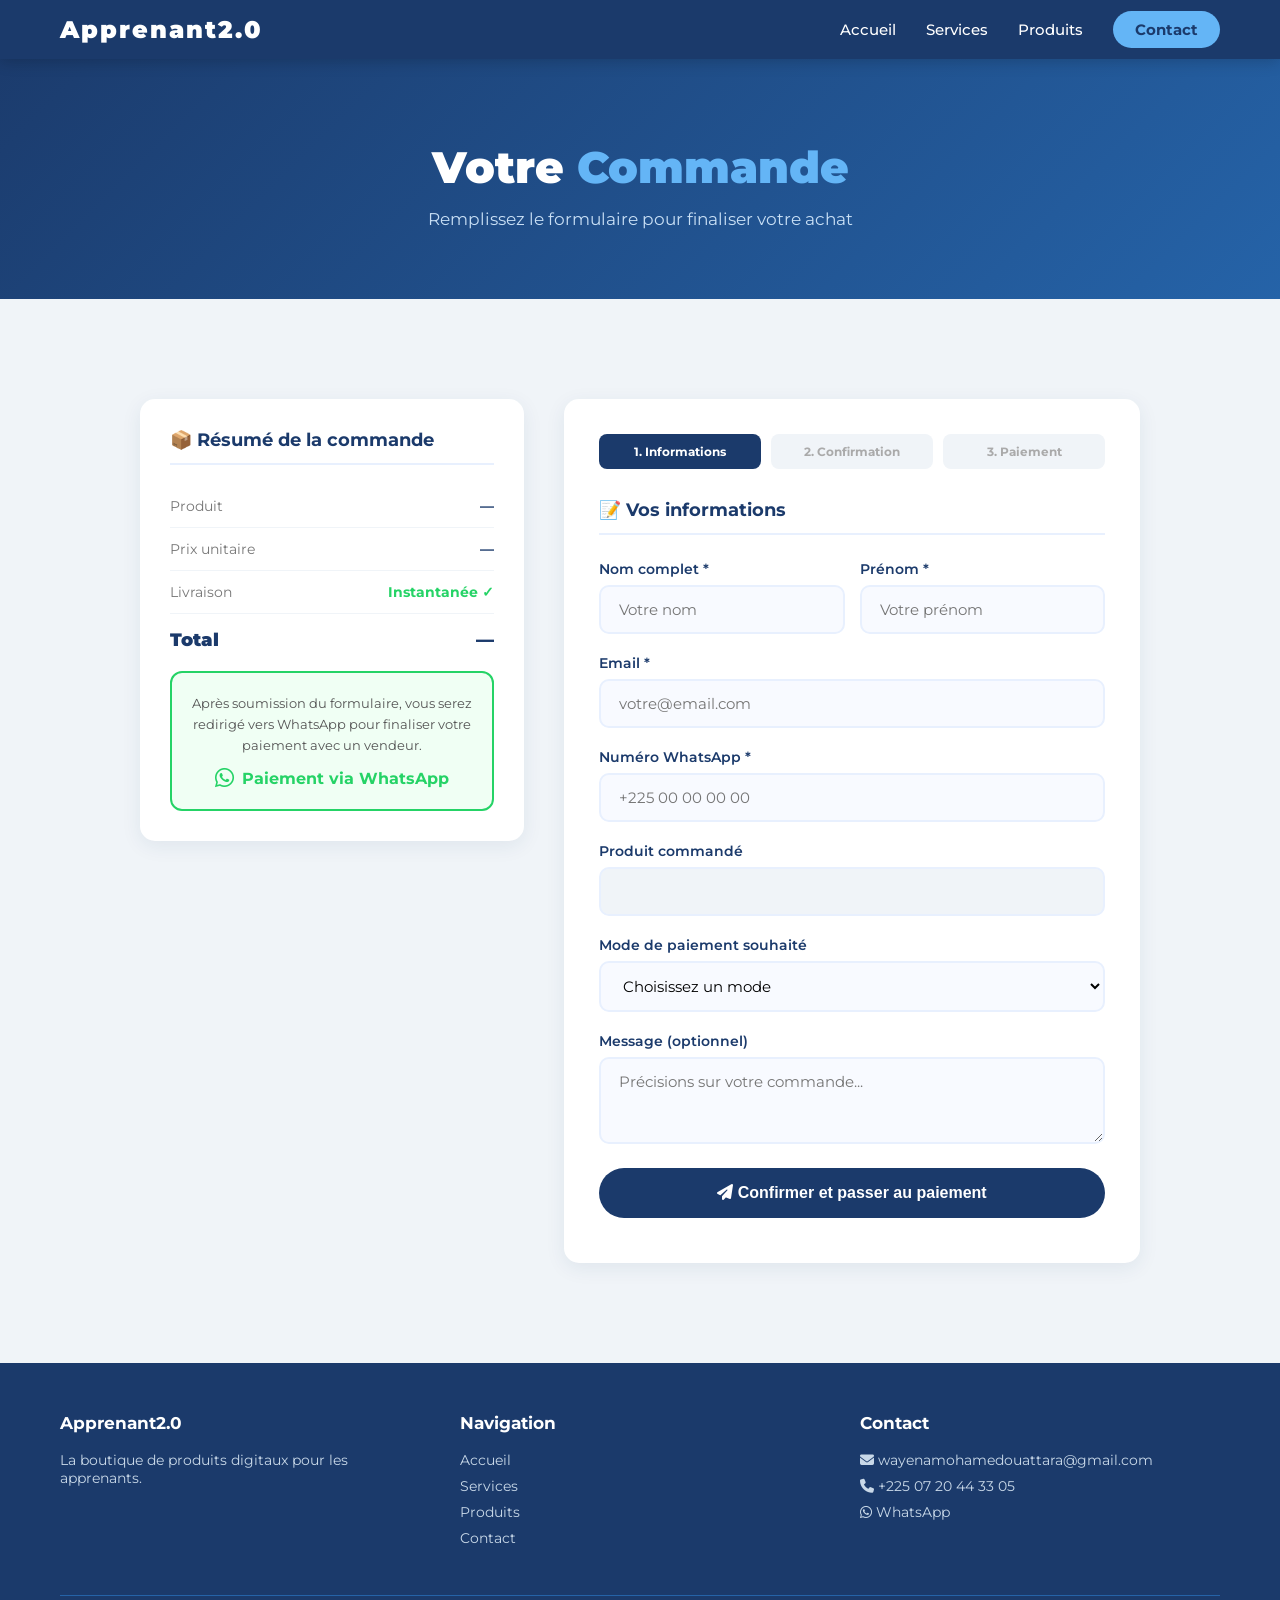
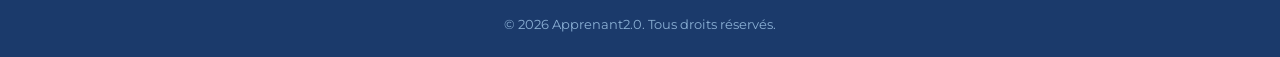
<file: commande.html>
<!DOCTYPE html>
<html lang="fr">
<head>
    <meta charset="UTF-8">
    <meta name="viewport" content="width=device-width, initial-scale=1.0">
    <title>Apprenant2.0 - Commander</title>
    <link rel="stylesheet" href="style.css">
    <link rel="stylesheet" href="https://cdnjs.cloudflare.com/ajax/libs/font-awesome/6.4.0/css/all.min.css">
    <link href="https://fonts.googleapis.com/css2?family=Montserrat:wght@400;600;700;900&display=swap" rel="stylesheet">
    <style>
        body { font-family: 'Montserrat', sans-serif; }

        .page-header {
            background: linear-gradient(135deg, #1b3a6b, #2563a8);
            padding: 140px 60px 70px;
            text-align: center;
        }

        .page-header h1 {
            font-size: 44px;
            font-weight: 900;
            color: #ffffff;
            margin-bottom: 15px;
        }

        .page-header h1 span { color: #64b5f6; }

        .page-header p {
            font-size: 17px;
            color: #c8dff5;
        }

        /* COMMANDE */
        #commande {
            background-color: #f0f4f8;
        }

        .commande-contenu {
            display: grid;
            grid-template-columns: 1fr 1.5fr;
            gap: 40px;
            max-width: 1000px;
            margin: 0 auto;
        }

        /* RÉSUMÉ COMMANDE */
        .commande-resume {
            background-color: #ffffff;
            border-radius: 15px;
            padding: 30px;
            box-shadow: 0 5px 20px rgba(27,58,107,0.08);
            height: fit-content;
        }

        .commande-resume h3 {
            font-size: 18px;
            color: #1b3a6b;
            margin-bottom: 20px;
            font-weight: 700;
            padding-bottom: 12px;
            border-bottom: 2px solid #e8f0fe;
        }

        .resume-item {
            display: flex;
            justify-content: space-between;
            align-items: center;
            padding: 12px 0;
            border-bottom: 1px solid #f0f4f8;
            font-size: 14px;
        }

        .resume-item span:first-child {
            color: #777;
        }

        .resume-item span:last-child {
            color: #1b3a6b;
            font-weight: 700;
        }

        .resume-total {
            display: flex;
            justify-content: space-between;
            align-items: center;
            padding: 15px 0 0;
            font-size: 18px;
            font-weight: 900;
            color: #1b3a6b;
        }

        .whatsapp-box {
            background-color: #f0fff4;
            border: 2px solid #25d366;
            border-radius: 12px;
            padding: 20px;
            margin-top: 20px;
            text-align: center;
        }

        .whatsapp-box p {
            font-size: 13px;
            color: #555;
            margin-bottom: 12px;
            line-height: 1.6;
        }

        /* FORMULAIRE */
        .commande-form {
            background-color: #ffffff;
            border-radius: 15px;
            padding: 35px;
            box-shadow: 0 5px 20px rgba(27,58,107,0.08);
        }

        .commande-form h3 {
            font-size: 18px;
            color: #1b3a6b;
            margin-bottom: 25px;
            font-weight: 700;
            padding-bottom: 12px;
            border-bottom: 2px solid #e8f0fe;
        }

        .form-row {
            display: grid;
            grid-template-columns: 1fr 1fr;
            gap: 15px;
        }

        .etapes {
            display: flex;
            gap: 10px;
            margin-bottom: 30px;
        }

        .etape {
            flex: 1;
            text-align: center;
            padding: 10px;
            border-radius: 8px;
            font-size: 12px;
            font-weight: 700;
        }

        .etape.actif {
            background-color: #1b3a6b;
            color: #ffffff;
        }

        .etape.inactif {
            background-color: #f0f4f8;
            color: #aaa;
        }

        .etape.fait {
            background-color: #64b5f6;
            color: #ffffff;
        }

        @media (max-width: 768px) {
            .page-header { padding: 120px 20px 50px; }
            .page-header h1 { font-size: 28px; }
            .commande-contenu { grid-template-columns: 1fr; }
            .form-row { grid-template-columns: 1fr; }
        }
    </style>
</head>
<body>

    <!-- NAVIGATION -->
    <nav>
        <a href="index.html" class="logo">Apprenant2.0</a>
        <ul class="nav-links">
            <li><a href="index.html">Accueil</a></li>
            <li><a href="services.html">Services</a></li>
            <li><a href="produits.html">Produits</a></li>
            <li><a href="contact.html" class="btn-nav">Contact</a></li>
        </ul>
    </nav>

    <!-- HEADER PAGE -->
    <div class="page-header">
        <h1>Votre <span>Commande</span></h1>
        <p>Remplissez le formulaire pour finaliser votre achat</p>
    </div>

    <!-- COMMANDE -->
    <section id="commande">
        <div class="commande-contenu">

            <!-- RÉSUMÉ -->
            <div class="commande-resume">
                <h3>📦 Résumé de la commande</h3>
                <div class="resume-item">
                    <span>Produit</span>
                    <span id="resume-produit">—</span>
                </div>
                <div class="resume-item">
                    <span>Prix unitaire</span>
                    <span id="resume-prix">—</span>
                </div>
                <div class="resume-item">
                    <span>Livraison</span>
                    <span style="color:#25d366;">Instantanée ✓</span>
                </div>
                <div class="resume-total">
                    <span>Total</span>
                    <span id="resume-total">—</span>
                </div>

                <div class="whatsapp-box">
                    <p>Après soumission du formulaire, vous serez redirigé vers WhatsApp pour finaliser votre paiement avec un vendeur.</p>
                    <div style="display:flex; align-items:center; justify-content:center; gap:8px; color:#25d366; font-weight:700;">
                        <i class="fab fa-whatsapp" style="font-size:22px;"></i>
                        Paiement via WhatsApp
                    </div>
                </div>
            </div>

            <!-- FORMULAIRE -->
            <div class="commande-form">
                <div class="etapes">
                    <div class="etape actif">1. Informations</div>
                    <div class="etape inactif">2. Confirmation</div>
                    <div class="etape inactif">3. Paiement</div>
                </div>

                <h3>📝 Vos informations</h3>

                <div class="form-row">
                    <div class="form-groupe">
                        <label>Nom complet *</label>
                        <input type="text" id="nom" placeholder="Votre nom">
                    </div>
                    <div class="form-groupe">
                        <label>Prénom *</label>
                        <input type="text" id="prenom" placeholder="Votre prénom">
                    </div>
                </div>

                <div class="form-groupe">
                    <label>Email *</label>
                    <input type="email" id="email" placeholder="votre@email.com">
                </div>

                <div class="form-groupe">
                    <label>Numéro WhatsApp *</label>
                    <input type="tel" id="whatsapp" placeholder="+225 00 00 00 00">
                </div>

                <div class="form-groupe">
                    <label>Produit commandé</label>
                    <input type="text" id="produit-input" readonly
                        style="background-color:#f0f4f8; cursor:not-allowed;">
                </div>

                <div class="form-groupe">
                    <label>Mode de paiement souhaité</label>
                    <select id="paiement">
                        <option value="">Choisissez un mode</option>
                        <option value="orange-money">Orange Money</option>
                        <option value="mtn-money">MTN Money</option>
                        <option value="wave">Wave</option>
                        <option value="virement">Virement bancaire</option>
                    </select>
                </div>

                <div class="form-groupe">
                    <label>Message (optionnel)</label>
                    <textarea id="message" rows="3"
                        placeholder="Précisions sur votre commande..."></textarea>
                </div>

                <button class="btn-primary" id="btn-commander"
                    style="width:100%; font-size:16px; padding:16px;">
                    <i class="fas fa-paper-plane"></i>
                    Confirmer et passer au paiement
                </button>
                <p id="erreur-commande"
                    style="color:red; font-size:13px; margin-top:10px; text-align:center;">
                </p>
            </div>
        </div>
    </section>

    <!-- FOOTER -->
    <footer>
        <div class="footer-contenu">
            <div class="footer-col">
                <h4>Apprenant2.0</h4>
                <p>La boutique de produits digitaux pour les apprenants.</p>
            </div>
            <div class="footer-col">
                <h4>Navigation</h4>
                <a href="index.html">Accueil</a>
                <a href="services.html">Services</a>
                <a href="produits.html">Produits</a>
                <a href="contact.html">Contact</a>
            </div>
            <div class="footer-col">
                <h4>Contact</h4>
                <p><i class="fas fa-envelope"></i> wayenamohamedouattara@gmail.com</p>
                <p><i class="fas fa-phone"></i> +225 07 20 44 33 05</p>
                <a href="https://wa.me/2250720443305" target="_blank">
                    <i class="fab fa-whatsapp"></i> WhatsApp
                </a>
            </div>
        </div>
        <div class="footer-bottom">
            <p>© 2026 Apprenant2.0. Tous droits réservés.</p>
        </div>
    </footer>

    <script src="script.js"></script>
</body>
</html>
</file>
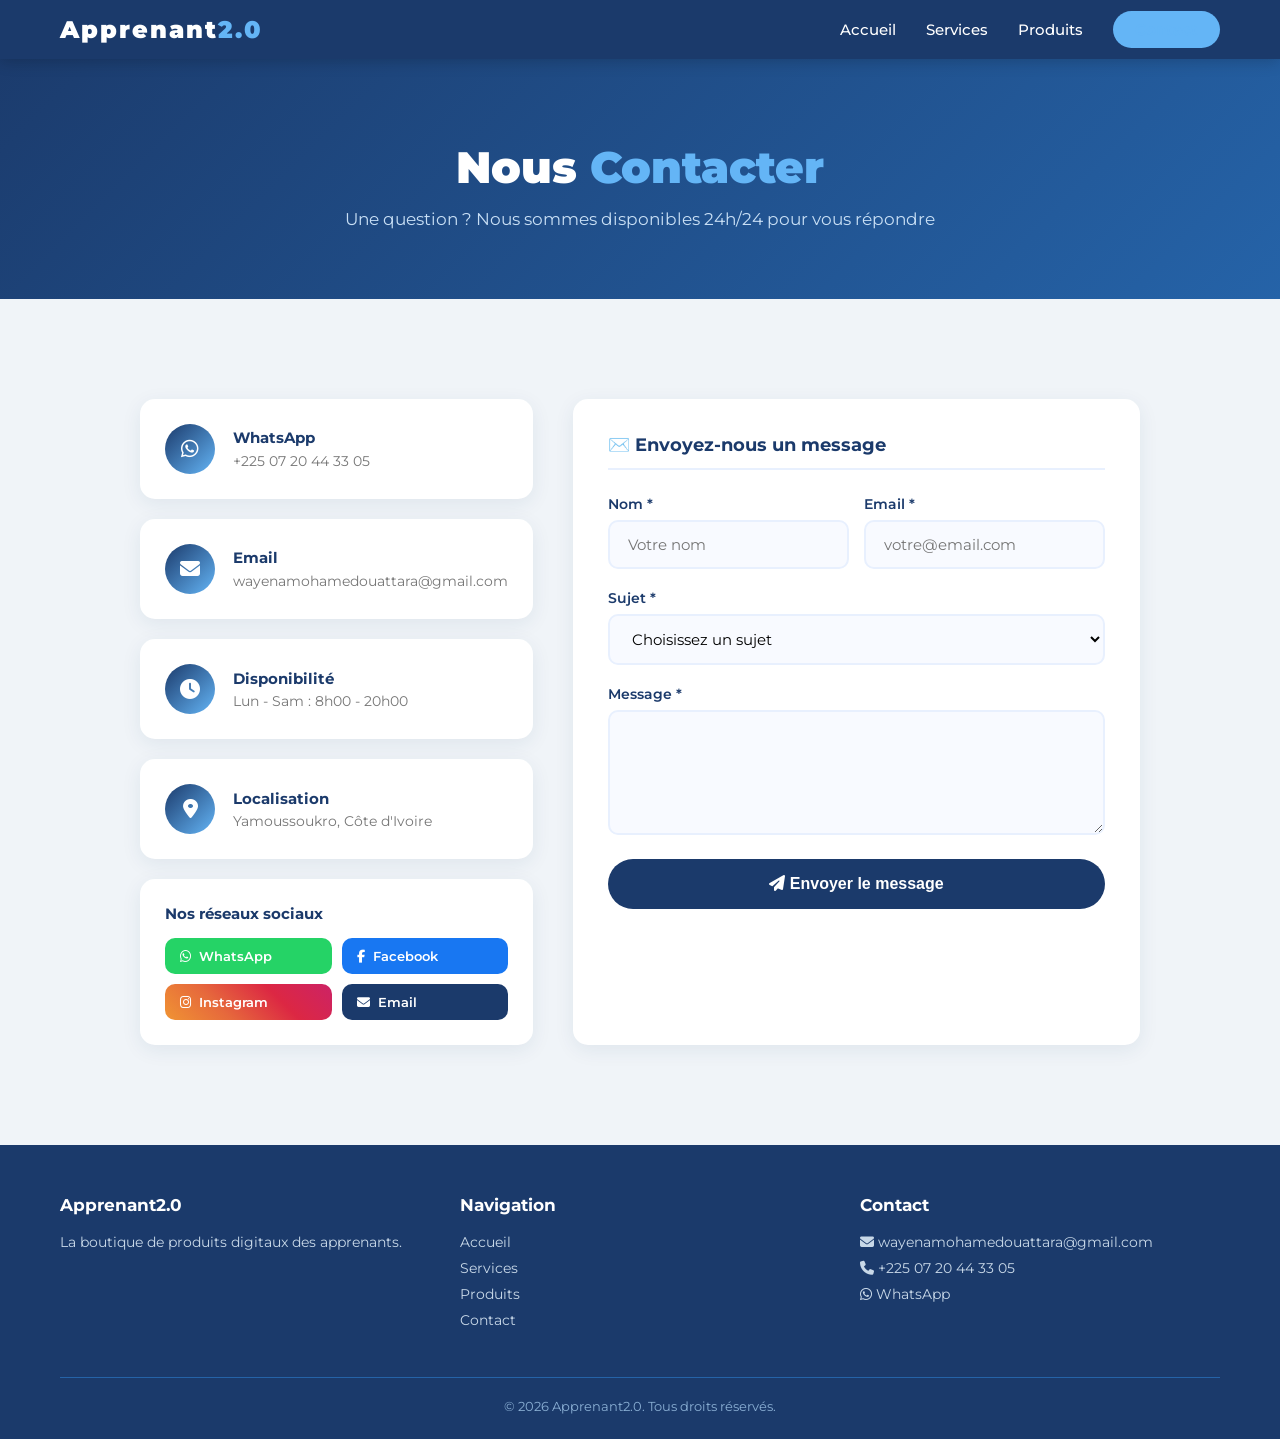
<file: contact.html>
<!DOCTYPE html>
<html lang="fr">
<head>
    <meta charset="UTF-8">
    <meta name="viewport" content="width=device-width, initial-scale=1.0">
    <title>DigiShop - Contact</title>
    <link rel="stylesheet" href="style.css">
    <link rel="stylesheet" href="https://cdnjs.cloudflare.com/ajax/libs/font-awesome/6.4.0/css/all.min.css">
    <link href="https://fonts.googleapis.com/css2?family=Montserrat:wght@400;600;700;900&display=swap" rel="stylesheet">
    <style>
        body { font-family: 'Montserrat', sans-serif; }

        .page-header {
            background: linear-gradient(135deg, #1b3a6b, #2563a8);
            padding: 140px 60px 70px;
            text-align: center;
        }

        .page-header h1 {
            font-size: 44px;
            font-weight: 900;
            color: #ffffff;
            margin-bottom: 15px;
        }

        .page-header h1 span { color: #64b5f6; }

        .page-header p {
            font-size: 17px;
            color: #c8dff5;
        }

        /* CONTACT */
        #contact {
            background-color: #f0f4f8;
        }

        .contact-contenu {
            display: grid;
            grid-template-columns: 1fr 1.5fr;
            gap: 40px;
            max-width: 1000px;
            margin: 0 auto;
        }

        /* INFOS */
        .contact-infos {
            display: flex;
            flex-direction: column;
            gap: 20px;
        }

        .contact-info-card {
            background-color: #ffffff;
            border-radius: 15px;
            padding: 25px;
            display: flex;
            align-items: center;
            gap: 18px;
            box-shadow: 0 5px 20px rgba(27,58,107,0.08);
            transition: transform 0.3s;
        }

        .contact-info-card:hover {
            transform: translateX(5px);
        }

        .contact-info-icon {
            width: 50px;
            height: 50px;
            background: linear-gradient(135deg, #1b3a6b, #64b5f6);
            border-radius: 50%;
            display: flex;
            align-items: center;
            justify-content: center;
            font-size: 20px;
            color: #ffffff;
            flex-shrink: 0;
        }

        .contact-info-texte h4 {
            font-size: 15px;
            color: #1b3a6b;
            font-weight: 700;
            margin-bottom: 4px;
        }

        .contact-info-texte p,
        .contact-info-texte a {
            font-size: 14px;
            color: #777;
            text-decoration: none;
            transition: color 0.3s;
        }

        .contact-info-texte a:hover {
            color: #1b3a6b;
        }

        .reseaux-sociaux {
            background-color: #ffffff;
            border-radius: 15px;
            padding: 25px;
            box-shadow: 0 5px 20px rgba(27,58,107,0.08);
        }

        .reseaux-sociaux h4 {
            font-size: 15px;
            color: #1b3a6b;
            font-weight: 700;
            margin-bottom: 15px;
        }

        .social-btns {
            display: grid;
            grid-template-columns: 1fr 1fr;
            gap: 10px;
        }

        .social-btn {
            display: flex;
            align-items: center;
            gap: 8px;
            padding: 10px 15px;
            border-radius: 10px;
            text-decoration: none;
            font-size: 13px;
            font-weight: 600;
            transition: transform 0.3s;
        }

        .social-btn:hover { transform: scale(1.04); }

        .social-btn.whatsapp {
            background-color: #25d366;
            color: #ffffff;
        }

        .social-btn.facebook {
            background-color: #1877f2;
            color: #ffffff;
        }

        .social-btn.instagram {
            background: linear-gradient(45deg, #f09433, #e6683c, #dc2743, #cc2366);
            color: #ffffff;
        }

        .social-btn.email {
            background-color: #1b3a6b;
            color: #ffffff;
        }

        /* FORMULAIRE */
        .contact-form {
            background-color: #ffffff;
            border-radius: 15px;
            padding: 35px;
            box-shadow: 0 5px 20px rgba(27,58,107,0.08);
        }

        .contact-form h3 {
            font-size: 18px;
            color: #1b3a6b;
            margin-bottom: 25px;
            font-weight: 700;
            padding-bottom: 12px;
            border-bottom: 2px solid #e8f0fe;
        }

        .form-row {
            display: grid;
            grid-template-columns: 1fr 1fr;
            gap: 15px;
        }

        #confirmation-contact {
            text-align: center;
            font-weight: 700;
            font-size: 14px;
            margin-top: 10px;
        }

        @media (max-width: 768px) {
            .page-header { padding: 120px 20px 50px; }
            .page-header h1 { font-size: 28px; }
            .contact-contenu { grid-template-columns: 1fr; }
            .form-row { grid-template-columns: 1fr; }
        }
    </style>
</head>
<body>

    <!-- NAVIGATION -->
    <nav>
        <a href="index.html" class="logo">Apprenant<span>2.0</span></a>
        <ul class="nav-links">
            <li><a href="index.html">Accueil</a></li>
            <li><a href="services.html">Services</a></li>
            <li><a href="produits.html">Produits</a></li>
            <li><a href="contact.html" class="btn-nav active">Contact</a></li>
        </ul>
    </nav>

    <!-- HEADER PAGE -->
    <div class="page-header">
        <h1>Nous <span>Contacter</span></h1>
        <p>Une question ? Nous sommes disponibles 24h/24 pour vous répondre</p>
    </div>

    <!-- CONTACT -->
    <section id="contact">
        <div class="contact-contenu">

            <!-- INFOS -->
            <div class="contact-infos">
                <div class="contact-info-card">
                    <div class="contact-info-icon">
                        <i class="fab fa-whatsapp"></i>
                    </div>
                    <div class="contact-info-texte">
                        <h4>WhatsApp</h4>
                        <a href="https://wa.me/2250720443305" target="_blank">
                            +225 07 20 44 33 05
                        </a>
                    </div>
                </div>
                <div class="contact-info-card">
                    <div class="contact-info-icon">
                        <i class="fas fa-envelope"></i>
                    </div>
                    <div class="contact-info-texte">
                        <h4>Email</h4>
                        <a href="mailto:wayenamohamedouattara@gmail.com">
                            wayenamohamedouattara@gmail.com
                        </a>
                    </div>
                </div>
                <div class="contact-info-card">
                    <div class="contact-info-icon">
                        <i class="fas fa-clock"></i>
                    </div>
                    <div class="contact-info-texte">
                        <h4>Disponibilité</h4>
                        <p>Lun - Sam : 8h00 - 20h00</p>
                    </div>
                </div>
                <div class="contact-info-card">
                    <div class="contact-info-icon">
                        <i class="fas fa-map-marker-alt"></i>
                    </div>
                    <div class="contact-info-texte">
                        <h4>Localisation</h4>
                        <p>Yamoussoukro, Côte d'Ivoire</p>
                    </div>
                </div>

                <div class="reseaux-sociaux">
                    <h4>Nos réseaux sociaux</h4>
                    <div class="social-btns">
                        <a href="https://wa.me/2250720443305"
                            target="_blank" class="social-btn whatsapp">
                            <i class="fab fa-whatsapp"></i> WhatsApp
                        </a>
                        <a href="https://web.facebook.com/profile.php?id=100074203075083" class="social-btn facebook">
                            <i class="fab fa-facebook-f"></i> Facebook
                        </a>
                        <a href="https://www.instagram.com/ouattara_w._mohamed/" class="social-btn instagram">
                            <i class="fab fa-instagram"></i> Instagram
                        </a>
                        <a href="mailto:wayenamohamedouattara@gmail.com"
                            class="social-btn email">
                            <i class="fas fa-envelope"></i> Email
                        </a>
                    </div>
                </div>
            </div>

            <!-- FORMULAIRE -->
            <div class="contact-form">
                <h3>✉️ Envoyez-nous un message</h3>

                <div class="form-row">
                    <div class="form-groupe">
                        <label>Nom *</label>
                        <input type="text" id="contact-nom"
                            placeholder="Votre nom">
                    </div>
                    <div class="form-groupe">
                        <label>Email *</label>
                        <input type="email" id="contact-email"
                            placeholder="votre@email.com">
                    </div>
                </div>

                <div class="form-groupe">
                    <label>Sujet *</label>
                    <select id="contact-sujet">
                        <option value="">Choisissez un sujet</option>
                        <option value="commande">Question sur une commande</option>
                        <option value="produit">Information sur un produit</option>
                        <option value="paiement">Problème de paiement</option>
                        <option value="remboursement">Demande de remboursement</option>
                        <option value="autre">Autre</option>
                    </select>
                </div>

                <div class="form-groupe">
                    <label>Message *</label>
                    <textarea id="contact-message" rows="5"
                        placeholder="Décrivez votre demande en détail...">
                    </textarea>
                </div>

                <button class="btn-primary" id="btn-contact"
                    style="width:100%; font-size:16px; padding:16px;">
                    <i class="fas fa-paper-plane"></i> Envoyer le message
                </button>
                <p id="confirmation-contact"></p>
            </div>
        </div>
    </section>

    <!-- FOOTER -->
    <footer>
        <div class="footer-contenu">
            <div class="footer-col">
                <h4>Apprenant2.0</h4>
                <p>La boutique de produits digitaux des apprenants.</p>
            </div>
            <div class="footer-col">
                <h4>Navigation</h4>
                <a href="index.html">Accueil</a>
                <a href="services.html">Services</a>
                <a href="produits.html">Produits</a>
                <a href="contact.html">Contact</a>
            </div>
            <div class="footer-col">
                <h4>Contact</h4>
                <p><i class="fas fa-envelope"></i> wayenamohamedouattara@gmail.com</p>
                <p><i class="fas fa-phone"></i> +225 07 20 44 33 05</p>
                <a href="https://wa.me/2250720443305" target="_blank">
                    <i class="fab fa-whatsapp"></i> WhatsApp
                </a>
            </div>
        </div>
        <div class="footer-bottom">
            <p>© 2026 Apprenant2.0. Tous droits réservés.</p>
        </div>
    </footer>

    <script src="script.js"></script>
</body>
</html>
</file>
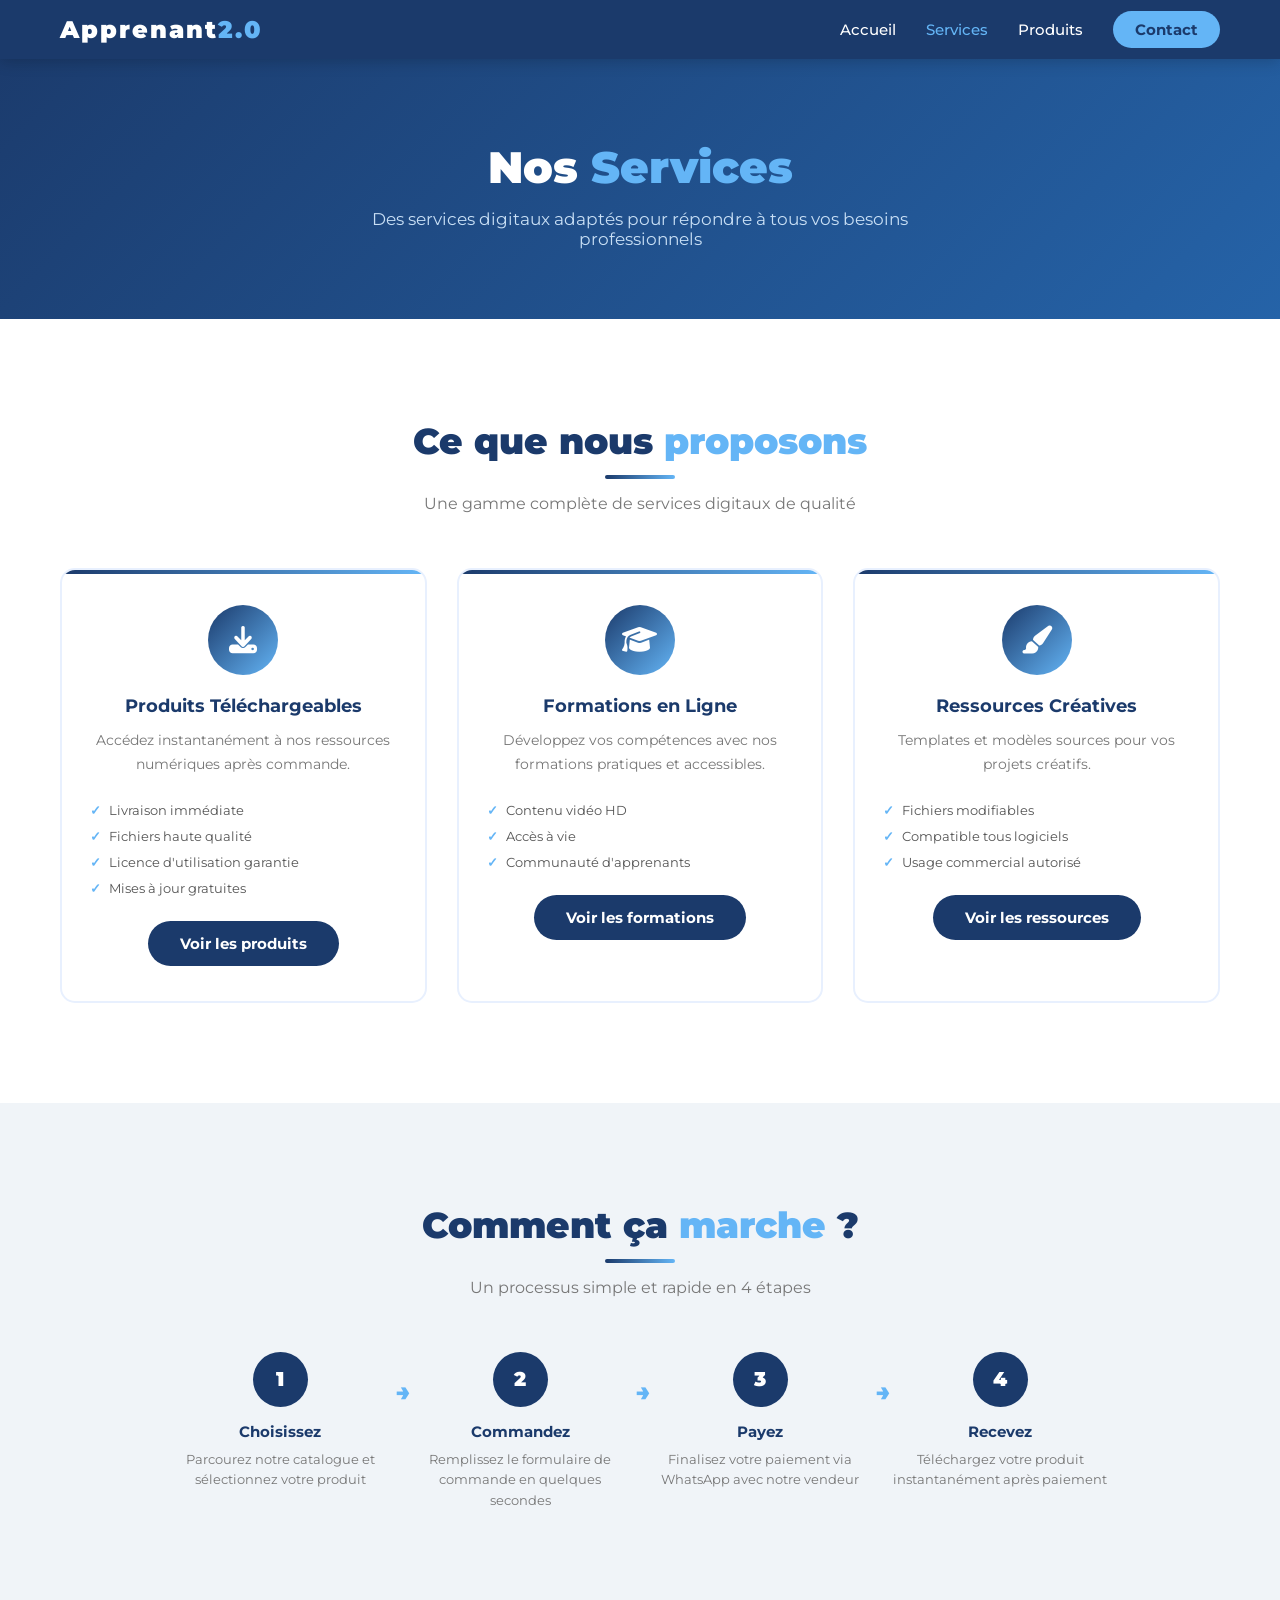
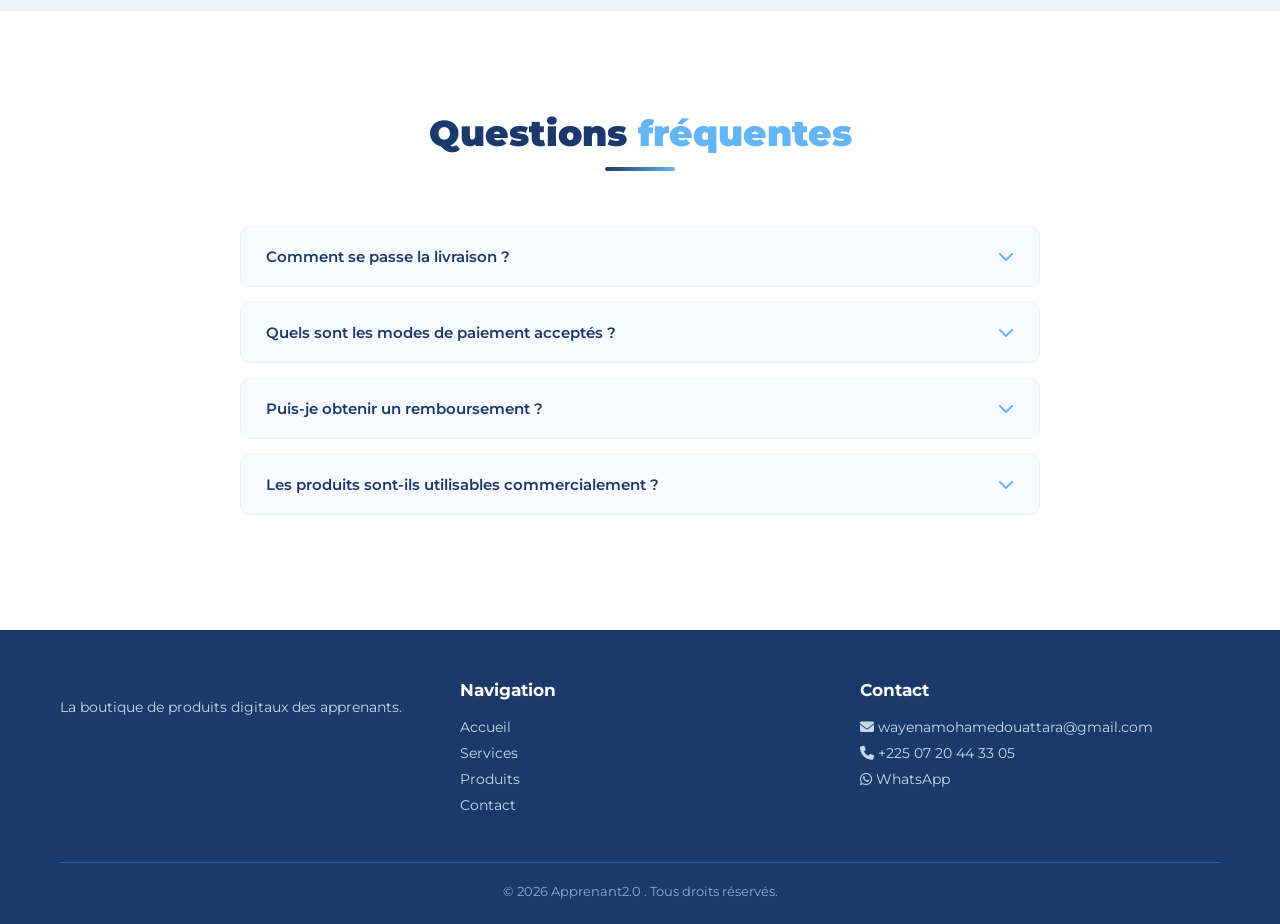
<file: services.html>
<!DOCTYPE html>
<html lang="fr">
<head>
    <meta charset="UTF-8">
    <meta name="viewport" content="width=device-width, initial-scale=1.0">
    <title>Apprenant2.0 - Services</title>
    <link rel="stylesheet" href="style.css">
    <link rel="stylesheet" href="https://cdnjs.cloudflare.com/ajax/libs/font-awesome/6.4.0/css/all.min.css">
    <link href="https://fonts.googleapis.com/css2?family=Montserrat:wght@400;600;700;900&display=swap" rel="stylesheet">
    <style>
        body { font-family: 'Montserrat', sans-serif; }

        /* HEADER PAGE */
        .page-header {
            background: linear-gradient(135deg, #1b3a6b, #2563a8);
            padding: 140px 60px 70px;
            text-align: center;
        }

        .page-header h1 {
            font-size: 44px;
            font-weight: 900;
            color: #ffffff;
            margin-bottom: 15px;
        }

        .page-header h1 span { color: #64b5f6; }

        .page-header p {
            font-size: 17px;
            color: #c8dff5;
            max-width: 600px;
            margin: 0 auto;
        }

        /* SERVICES PRINCIPAUX */
        #services-principaux {
            background-color: #ffffff;
        }

        .services-grid {
            display: grid;
            grid-template-columns: repeat(3, 1fr);
            gap: 30px;
        }

        .service-card {
            border: 2px solid #e8f0fe;
            border-radius: 15px;
            padding: 35px 28px;
            text-align: center;
            transition: all 0.3s;
            position: relative;
            overflow: hidden;
        }

        .service-card::before {
            content: '';
            position: absolute;
            top: 0;
            left: 0;
            width: 100%;
            height: 4px;
            background: linear-gradient(90deg, #1b3a6b, #64b5f6);
        }

        .service-card:hover {
            border-color: #64b5f6;
            transform: translateY(-6px);
            box-shadow: 0 15px 40px rgba(27,58,107,0.12);
        }

        .service-icon {
            width: 70px;
            height: 70px;
            background: linear-gradient(135deg, #1b3a6b, #64b5f6);
            border-radius: 50%;
            display: flex;
            align-items: center;
            justify-content: center;
            margin: 0 auto 20px;
            font-size: 28px;
            color: #ffffff;
        }

        .service-card h3 {
            font-size: 18px;
            color: #1b3a6b;
            margin-bottom: 12px;
            font-weight: 700;
        }

        .service-card p {
            font-size: 14px;
            color: #777;
            line-height: 1.7;
            margin-bottom: 20px;
        }

        .service-liste {
            list-style: none;
            text-align: left;
            margin-bottom: 20px;
        }

        .service-liste li {
            font-size: 13px;
            color: #555;
            padding: 5px 0;
            display: flex;
            align-items: center;
            gap: 8px;
        }

        .service-liste li::before {
            content: '✓';
            color: #64b5f6;
            font-weight: 900;
        }

        /* PROCESSUS */
        #processus {
            background-color: #f0f4f8;
        }

        .processus-steps {
            display: flex;
            gap: 20px;
            align-items: flex-start;
            justify-content: center;
            flex-wrap: wrap;
        }

        .processus-step {
            flex: 1;
            min-width: 180px;
            max-width: 220px;
            text-align: center;
            position: relative;
        }

        .processus-step::after {
            content: '→';
            position: absolute;
            right: -20px;
            top: 25px;
            font-size: 24px;
            color: #64b5f6;
            font-weight: 900;
        }

        .processus-step:last-child::after {
            display: none;
        }

        .step-numero {
            width: 55px;
            height: 55px;
            background-color: #1b3a6b;
            color: #ffffff;
            border-radius: 50%;
            display: flex;
            align-items: center;
            justify-content: center;
            font-size: 20px;
            font-weight: 900;
            margin: 0 auto 15px;
        }

        .processus-step h4 {
            font-size: 15px;
            color: #1b3a6b;
            margin-bottom: 8px;
            font-weight: 700;
        }

        .processus-step p {
            font-size: 13px;
            color: #777;
            line-height: 1.6;
        }

        /* FAQ */
        #faq {
            background-color: #ffffff;
        }

        .faq-liste {
            max-width: 800px;
            margin: 0 auto;
        }

        .faq-item {
            border: 1px solid #e8f0fe;
            border-radius: 10px;
            margin-bottom: 15px;
            overflow: hidden;
        }

        .faq-question {
            padding: 20px 25px;
            display: flex;
            justify-content: space-between;
            align-items: center;
            cursor: pointer;
            background-color: #f8faff;
            transition: background 0.3s;
        }

        .faq-question:hover {
            background-color: #e8f0fe;
        }

        .faq-question h4 {
            font-size: 15px;
            color: #1b3a6b;
            font-weight: 600;
        }

        .faq-question i {
            color: #64b5f6;
            transition: transform 0.3s;
        }

        .faq-reponse {
            padding: 0 25px;
            max-height: 0;
            overflow: hidden;
            transition: max-height 0.4s ease, padding 0.3s;
        }

        .faq-reponse.actif {
            max-height: 200px;
            padding: 15px 25px 20px;
        }

        .faq-reponse p {
            font-size: 14px;
            color: #555;
            line-height: 1.7;
        }

        @media (max-width: 768px) {
            .page-header { padding: 120px 20px 50px; }
            .page-header h1 { font-size: 30px; }
            .services-grid { grid-template-columns: 1fr; }
            .processus-step::after { display: none; }
        }
    </style>
</head>
<body>

    <!-- NAVIGATION -->
    <nav>
        <a href="index.html" class="logo">Apprenant<span>2.0</span></a>
        <ul class="nav-links">
            <li><a href="index.html">Accueil</a></li>
            <li><a href="services.html" class="active">Services</a></li>
            <li><a href="produits.html">Produits</a></li>
            <li><a href="contact.html" class="btn-nav">Contact</a></li>
        </ul>
    </nav>

    <!-- HEADER PAGE -->
    <div class="page-header">
        <h1>Nos <span>Services</span></h1>
        <p>Des services digitaux adaptés pour répondre à tous vos besoins professionnels</p>
    </div>

    <!-- SERVICES PRINCIPAUX -->
    <section id="services-principaux">
        <div class="section-titre">
            <h2>Ce que nous <span>proposons</span></h2>
            <div class="ligne-titre"></div>
            <p>Une gamme complète de services digitaux de qualité</p>
        </div>
        <div class="services-grid">
            <div class="service-card">
                <div class="service-icon"><i class="fas fa-download"></i></div>
                <h3>Produits Téléchargeables</h3>
                <p>Accédez instantanément à nos ressources numériques après commande.</p>
                <ul class="service-liste">
                    <li>Livraison immédiate</li>
                    <li>Fichiers haute qualité</li>
                    <li>Licence d'utilisation garantie</li>
                    <li>Mises à jour gratuites</li>
                </ul>
                <a href="produits.html" class="btn-primary">Voir les produits</a>
            </div>
            <div class="service-card">
                <div class="service-icon"><i class="fas fa-graduation-cap"></i></div>
                <h3>Formations en Ligne</h3>
                <p>Développez vos compétences avec nos formations pratiques et accessibles.</p>
                <ul class="service-liste">
                    <li>Contenu vidéo HD</li>
                    <li>Accès à vie</li>
                    <li>Communauté d'apprenants</li>
                </ul>
                <a href="produits.html" class="btn-primary">Voir les formations</a>
            </div>
            <div class="service-card">
                <div class="service-icon"><i class="fas fa-paint-brush"></i></div>
                <h3>Ressources Créatives</h3>
                <p>Templates et modèles sources  pour vos projets créatifs.</p>
                <ul class="service-liste">
                    <li>Fichiers modifiables</li>
                    <li>Compatible tous logiciels</li>
                    <li>Usage commercial autorisé</li>
                </ul>
                <a href="produits.html" class="btn-primary">Voir les ressources</a>
            </div>
        </div>
    </section>

    <!-- PROCESSUS -->
    <section id="processus">
        <div class="section-titre">
            <h2>Comment ça <span>marche</span> ?</h2>
            <div class="ligne-titre"></div>
            <p>Un processus simple et rapide en 4 étapes</p>
        </div>
        <div class="processus-steps">
            <div class="processus-step">
                <div class="step-numero">1</div>
                <h4>Choisissez</h4>
                <p>Parcourez notre catalogue et sélectionnez votre produit</p>
            </div>
            <div class="processus-step">
                <div class="step-numero">2</div>
                <h4>Commandez</h4>
                <p>Remplissez le formulaire de commande en quelques secondes</p>
            </div>
            <div class="processus-step">
                <div class="step-numero">3</div>
                <h4>Payez</h4>
                <p>Finalisez votre paiement via WhatsApp avec notre vendeur</p>
            </div>
            <div class="processus-step">
                <div class="step-numero">4</div>
                <h4>Recevez</h4>
                <p>Téléchargez votre produit instantanément après paiement</p>
            </div>
        </div>
    </section>

    <!-- FAQ -->
    <section id="faq">
        <div class="section-titre">
            <h2>Questions <span>fréquentes</span></h2>
            <div class="ligne-titre"></div>
        </div>
        <div class="faq-liste">
            <div class="faq-item">
                <div class="faq-question">
                    <h4>Comment se passe la livraison ?</h4>
                    <i class="fas fa-chevron-down"></i>
                </div>
                <div class="faq-reponse">
                    <p>Après confirmation du paiement via WhatsApp, vous recevez immédiatement le lien de téléchargement de votre produit par message.</p>
                </div>
            </div>
            <div class="faq-item">
                <div class="faq-question">
                    <h4>Quels sont les modes de paiement acceptés ?</h4>
                    <i class="fas fa-chevron-down"></i>
                </div>
                <div class="faq-reponse">
                    <p>Nous acceptons les paiements via Mobile Money (Orange Money, MTN Money, Wave).</p>
                </div>
            </div>
            <div class="faq-item">
                <div class="faq-question">
                    <h4>Puis-je obtenir un remboursement ?</h4>
                    <i class="fas fa-chevron-down"></i>
                </div>
                <div class="faq-reponse">
                    <p>Oui, nous offrons une garantie de remboursement de 48 heures si vous n'êtes pas satisfait de votre achat.</p>
                </div>
            </div>
            <div class="faq-item">
                <div class="faq-question">
                    <h4>Les produits sont-ils utilisables commercialement ?</h4>
                    <i class="fas fa-chevron-down"></i>
                </div>
                <div class="faq-reponse">
                    <p>Chaque produit précise sa licence d'utilisation. La plupart de nos produits incluent une licence commerciale.</p>
                </div>
            </div>
        </div>
    </section>

    <!-- FOOTER -->
    <footer>
        <div class="footer-contenu">
            <div class="footer-col">
                <h4><Apprenant2 class="0"></Apprenant2></h4>
                <p>La boutique de produits digitaux des apprenants.</p>
            </div>
            <div class="footer-col">
                <h4>Navigation</h4>
                <a href="index.html">Accueil</a>
                <a href="services.html">Services</a>
                <a href="produits.html">Produits</a>
                <a href="contact.html">Contact</a>
            </div>
            <div class="footer-col">
                <h4>Contact</h4>
                <p><i class="fas fa-envelope"></i> wayenamohamedouattara@gmail.com</p>
                <p><i class="fas fa-phone"></i> +225 07 20 44 33 05</p>
                <a href="https://wa.me/2250720443305" target="_blank">
                    <i class="fab fa-whatsapp"></i> WhatsApp
                </a>
            </div>
        </div>
        <div class="footer-bottom">
            <p>© 2026 Apprenant2.0 . Tous droits réservés.</p>
        </div>
    </footer>

    <script src="script.js"></script>
</body>
</html>
</file>
<file: style.css>
/* ===== GÉNÉRAL ===== */
* {
    margin: 0;
    padding: 0;
    box-sizing: border-box;
    scroll-behavior: smooth;
}

body {
    font-family: 'Segoe UI', Arial, sans-serif;
    background-color: #ffffff;
    color: #1a1a2e;
}

/* ===== NAVIGATION ===== */
nav {
    position: fixed;
    top: 0;
    width: 100%;
    background-color: #1b3a6b;
    padding: 15px 60px;
    display: flex;
    justify-content: space-between;
    align-items: center;
    z-index: 1000;
    box-shadow: 0 2px 15px rgba(0,0,0,0.2);
}

.logo {
    font-size: 24px;
    font-weight: 900;
    color: #ffffff;
    letter-spacing: 2px;
    text-decoration: none;
}

.logo span {
    color: #64b5f6;
}

.nav-links {
    list-style: none;
    display: flex;
    gap: 30px;
    align-items: center;
}

.nav-links a {
    color: #ffffff;
    text-decoration: none;
    font-size: 15px;
    font-weight: 500;
    transition: color 0.3s;
}

.nav-links a:hover,
.nav-links a.active {
    color: #64b5f6;
}

.nav-links .btn-nav {
    background-color: #64b5f6;
    color: #1b3a6b;
    padding: 9px 22px;
    border-radius: 25px;
    font-weight: 700;
    transition: background 0.3s, transform 0.3s;
}

.nav-links .btn-nav:hover {
    background-color: #ffffff;
    transform: scale(1.05);
}

/* ===== BOUTONS ===== */
.btn-primary {
    display: inline-block;
    background-color: #1b3a6b;
    color: #ffffff;
    padding: 13px 32px;
    border-radius: 30px;
    text-decoration: none;
    font-weight: 700;
    font-size: 15px;
    transition: background 0.3s, transform 0.3s;
    border: none;
    cursor: pointer;
}

.btn-primary:hover {
    background-color: #2563a8;
    transform: scale(1.04);
}

.btn-secondary {
    display: inline-block;
    background-color: transparent;
    color: #1b3a6b;
    padding: 13px 32px;
    border-radius: 30px;
    text-decoration: none;
    font-weight: 700;
    font-size: 15px;
    border: 2px solid #1b3a6b;
    transition: all 0.3s;
    cursor: pointer;
}

.btn-secondary:hover {
    background-color: #1b3a6b;
    color: #ffffff;
    transform: scale(1.04);
}

.btn-whatsapp {
    display: inline-flex;
    align-items: center;
    gap: 10px;
    background-color: #25d366;
    color: #ffffff;
    padding: 13px 28px;
    border-radius: 30px;
    text-decoration: none;
    font-weight: 700;
    font-size: 15px;
    transition: background 0.3s, transform 0.3s;
}

.btn-whatsapp:hover {
    background-color: #128c7e;
    transform: scale(1.04);
}

/* ===== TITRES DE SECTIONS ===== */
.section-titre {
    text-align: center;
    margin-bottom: 55px;
}

.section-titre h2 {
    font-size: 36px;
    font-weight: 900;
    color: #1b3a6b;
    margin-bottom: 12px;
}

.section-titre h2 span {
    color: #64b5f6;
}

.section-titre p {
    font-size: 16px;
    color: #777;
    max-width: 600px;
    margin: 0 auto;
}

.ligne-titre {
    width: 70px;
    height: 4px;
    background: linear-gradient(90deg, #1b3a6b, #64b5f6);
    margin: 12px auto 15px;
    border-radius: 2px;
}

/* ===== SECTIONS ===== */
section {
    padding: 100px 60px;
}

/* ===== CARTES PRODUITS ===== */
.produits-grid {
    display: grid;
    grid-template-columns: repeat(3, 1fr);
    gap: 30px;
}

.produit-card {
    background-color: #ffffff;
    border-radius: 15px;
    overflow: hidden;
    box-shadow: 0 5px 25px rgba(27, 58, 107, 0.1);
    transition: transform 0.3s, box-shadow 0.3s;
    border: 1px solid #e8f0fe;
}

.produit-card:hover {
    transform: translateY(-8px);
    box-shadow: 0 15px 40px rgba(27, 58, 107, 0.2);
}

.produit-card img {
    width: 100%;
    height: 200px;
    object-fit: cover;
}

.produit-card-body {
    padding: 22px;
}

.produit-card-body h3 {
    font-size: 18px;
    color: #1b3a6b;
    margin-bottom: 8px;
    font-weight: 700;
}

.produit-card-body p {
    font-size: 14px;
    color: #777;
    margin-bottom: 15px;
    line-height: 1.6;
}

.produit-prix {
    font-size: 22px;
    font-weight: 900;
    color: #1b3a6b;
    margin-bottom: 15px;
}

.produit-prix span {
    font-size: 14px;
    color: #999;
    font-weight: 400;
}

/* ===== FORMULAIRE ===== */
.form-groupe {
    margin-bottom: 20px;
}

.form-groupe label {
    display: block;
    font-size: 14px;
    font-weight: 600;
    color: #1b3a6b;
    margin-bottom: 7px;
}

.form-groupe input,
.form-groupe select,
.form-groupe textarea {
    width: 100%;
    padding: 13px 18px;
    border: 2px solid #e8f0fe;
    border-radius: 10px;
    font-size: 15px;
    outline: none;
    font-family: inherit;
    transition: border 0.3s;
    background-color: #f8faff;
}

.form-groupe input:focus,
.form-groupe select:focus,
.form-groupe textarea:focus {
    border-color: #64b5f6;
    background-color: #ffffff;
}

/* ===== FOOTER ===== */
footer {
    background-color: #1b3a6b;
    padding: 50px 60px 25px;
    color: #c8d8e8;
}

.footer-contenu {
    display: grid;
    grid-template-columns: repeat(3, 1fr);
    gap: 40px;
    margin-bottom: 40px;
}

.footer-col h4 {
    color: #ffffff;
    font-size: 17px;
    margin-bottom: 18px;
    font-weight: 700;
}

.footer-col p,
.footer-col a {
    font-size: 14px;
    color: #c8d8e8;
    text-decoration: none;
    display: block;
    margin-bottom: 8px;
    transition: color 0.3s;
}

.footer-col a:hover {
    color: #64b5f6;
}

.footer-bottom {
    border-top: 1px solid #2563a8;
    padding-top: 20px;
    text-align: center;
    font-size: 13px;
    color: #8aafd4;
}

/* ===== RESPONSIVE ===== */
@media (max-width: 768px) {
    nav {
        padding: 15px 20px;
    }

    .nav-links {
        display: none;
    }

    section {
        padding: 80px 20px;
    }

    .produits-grid {
        grid-template-columns: 1fr;
    }

    .footer-contenu {
        grid-template-columns: 1fr;
    }

    .section-titre h2 {
        font-size: 26px;
    }
}
</file>
